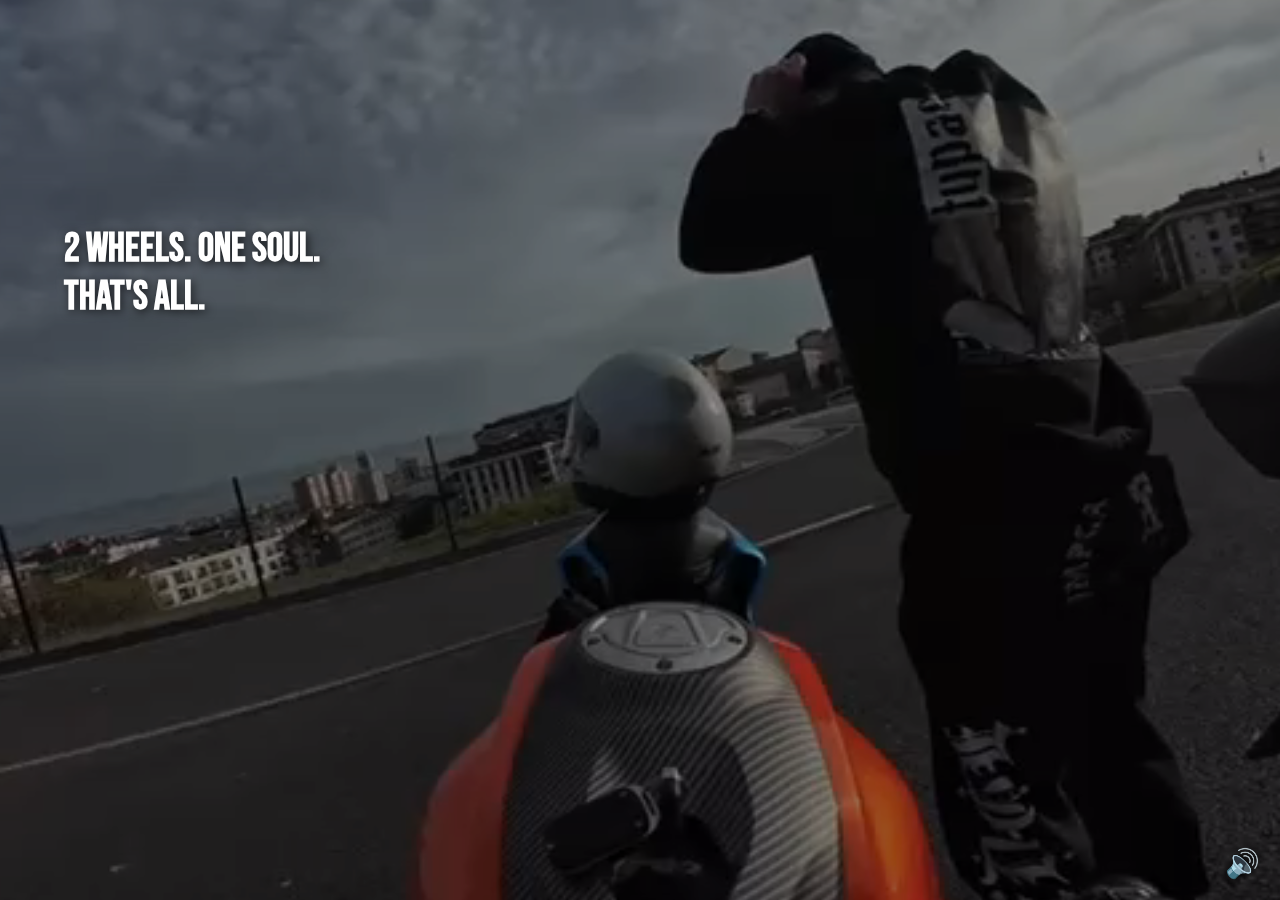
<file: aboutME.html>
<!DOCTYPE html>
<html lang="tr">
<head>
    <meta charset="UTF-8">
    <meta name="viewport" content="width=device-width, initial-scale=1.0">
    <title>𝖇𝖊𝖗𝖆𝖙 𝖔𝖓𝖊𝖗</title>
    <link rel="icon" href="berat.jpeg" type="image/jpeg">
    <link href="https://fonts.googleapis.com/css2?family=Bebas+Neue&display=swap" rel="stylesheet">
    <link rel="stylesheet" href="aboutME.css">
</head>
<body>
    <!-- Video (muted olmadan, direkt sesli) -->
    <video autoplay loop id="bgVideo">
        <source src="bike_edit.mp4" type="video/mp4">
    </video>

    <!-- Karanlık overlay -->
    <div class="overlay"></div>

    <!-- Ses Butonu -->
    <button id="volumeToggle">🔊</button>

    <!-- Ana Metin -->
    <div class="video-text">
        2 wheels. One soul.<br>
        That's all.
    </div>

    <script>
        document.addEventListener('DOMContentLoaded', function() {
            const video = document.getElementById('bgVideo');
            const volumeToggle = document.getElementById('volumeToggle');
            
            // 1. VİDEOYU AYARLA VE SESLİ BAŞLAT
            function setupVideo() {
                // Video boyutlarını ayarla
                resizeVideo();
                
                // Sesli başlat (tüm cihazlar için)
                video.muted = false;
                video.play().catch(e => {
                    console.log("Otomatik oynatma engellendi:", e);
                    // Kullanıcı etkileşimi bekleyin
                    volumeToggle.style.display = 'block';
                });
            }
            
            // 2. EKRAN BOYUTU DEĞİŞTİĞİNDE VİDEOYU YENİDEN AYARLA
            function resizeVideo() {
                const windowWidth = window.innerWidth;
                const windowHeight = window.innerHeight;
                const windowRatio = windowWidth / windowHeight;
                const videoRatio = video.videoWidth / video.videoHeight;
                
                if (windowRatio > 1) {
                    // Yatay mod
                    video.style.width = '100%';
                    video.style.height = 'auto';
                } else {
                    // Dikey mod
                    video.style.width = 'auto';
                    video.style.height = '100%';
                }
            }
            
            // 3. SES KONTROLÜ
            volumeToggle.addEventListener('click', function() {
                video.muted = !video.muted;
                volumeToggle.textContent = video.muted ? '🔇' : '🔊';
                if(!video.muted && video.paused) video.play();
            });
            
            // OLAYLARI TETİKLE
            window.addEventListener('resize', resizeVideo);
            video.addEventListener('loadedmetadata', resizeVideo);
            setupVideo();
        });
    </script>
</body>
</html>
</file>
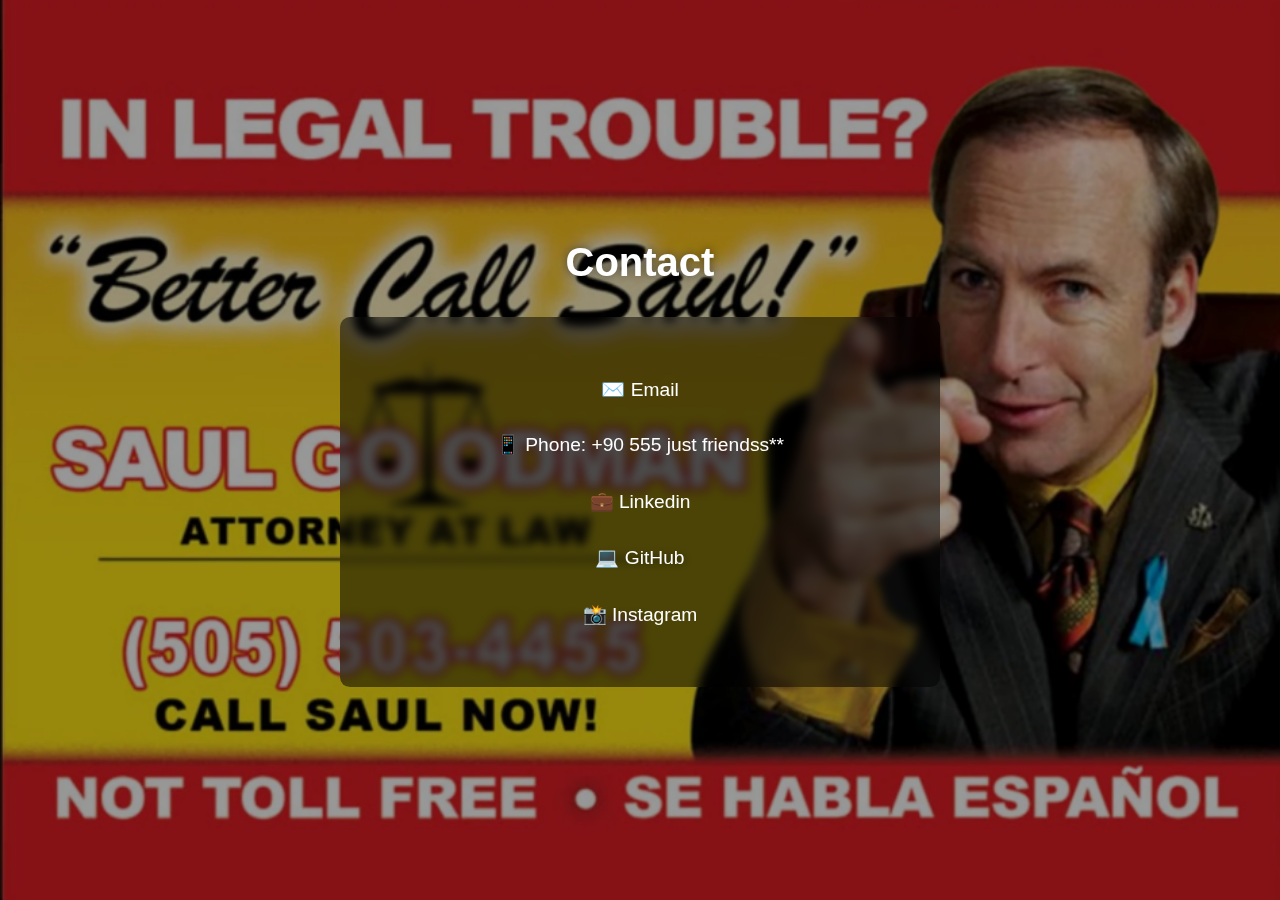
<file: contact.html>
<!DOCTYPE html>
<html lang="en">
<head>
  <meta charset="UTF-8">
  <meta name="viewport" content="width=device-width, initial-scale=1.0">
  <title>𝖇𝖊𝖗𝖆𝖙 𝖔𝖓𝖊𝖗</title>
  <link rel="icon" href="berat.jpeg" type="image/jpeg">
  <link rel="stylesheet" href="contac.css">
</head>
<body>
  <!-- Background Photo -->
  <img id="bgPhoto" src="bettercallsoul.png" alt="Background Photo">

  <!-- Dark overlay for readability -->
  <div class="overlay"></div>

  <!-- Contact Content -->
  <div class="contact-container">
    <h1 class="contact-title">Contact</h1>
    <div class="contact-info">
      <div class="contact-item">
         <a href="mailto:beratoneer@hotmail.com">✉️ Email</a>
      </div>
      <div class="contact-item">
        📱 Phone: <a href="">+90 555 just friendss**</a>
      </div>
      <div class="contact-item">
         <a href="https://www.linkedin.com/in/berat-%C3%B6ner-924524229?utm_source=share&utm_campaign=share_via&utm_content=profile&utm_medium=ios_app" target="_blank">💼 Linkedin</a>
      </div>
      <div class="contact-item">
         <a href="https://github.com/beratoneer" target="_blank">💻 GitHub </a>
      </div>
      <div class="contact-item">
         <a href="https://instagram.com/beraatoneer" target="_blank">📸 Instagram</a>
      </div>
    </div>
  </div>

  <!-- Volume Toggle -->
  <!-- <div id="volumeToggle" onclick="toggleMute()">🔇</div> -->

  <!-- JavaScript -->
  <!-- <script>
    // Fotoğrafı rastgele hareket ettirme
    document.addEventListener('mousemove', (e) => {
      const bg = document.getElementById('bgPhoto');
      const x = e.clientX / window.innerWidth;
      const y = e.clientY / window.innerHeight;
      bg.style.transform = `scale(1.05) translate(${-x * 5}%, ${-y * 3}%)`;
    });

    // function toggleMute() {
    //   console.log("Ses kontrolü burada çalışmıyor (sadece fotoğraf var)");
    // }
  </script> -->
</body>
</html>
</file>
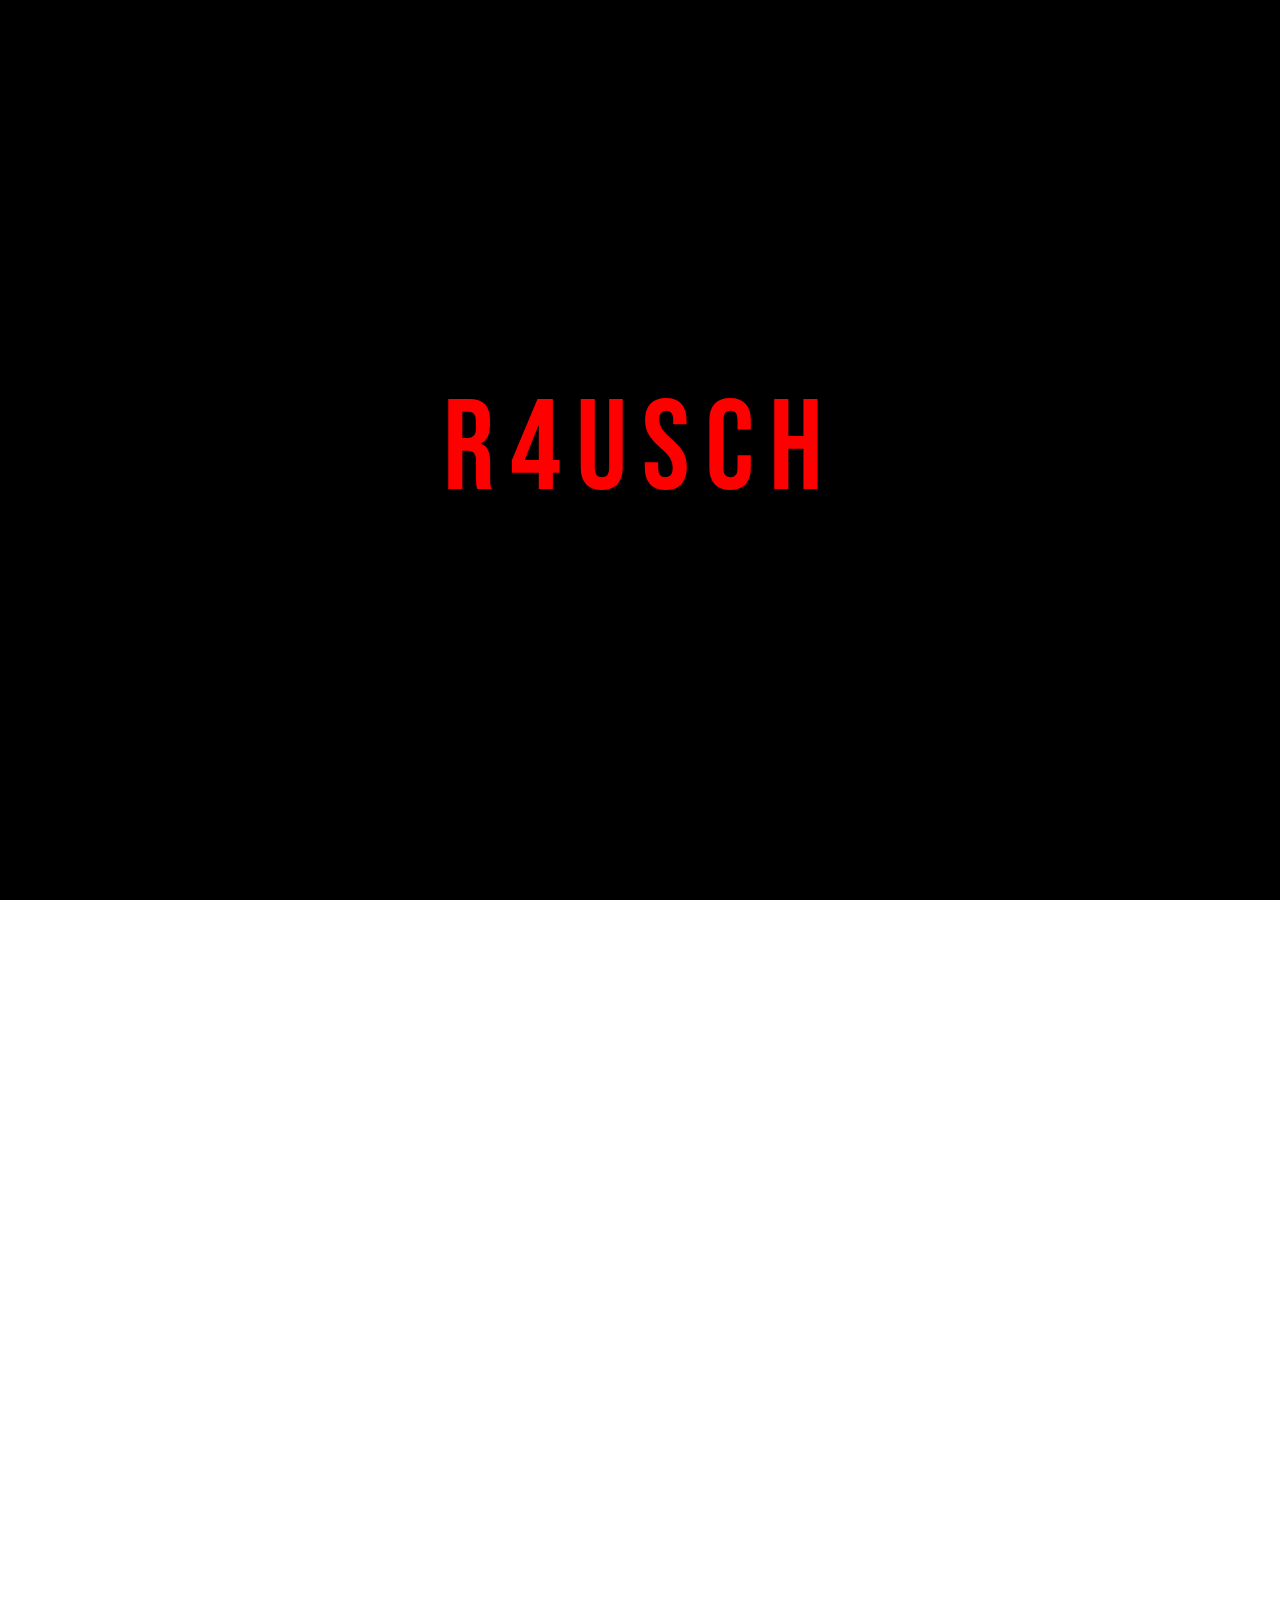
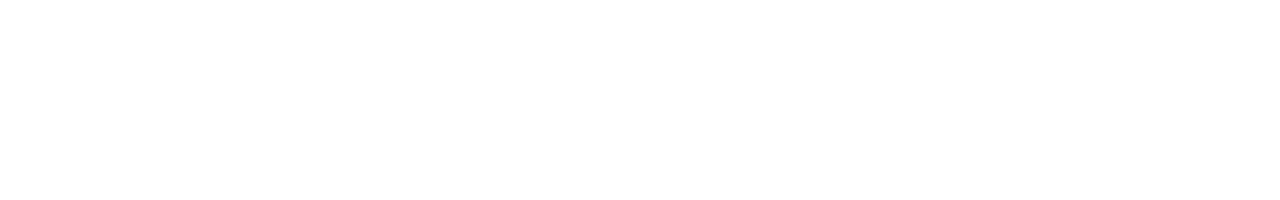
<file: funn.html>
<!DOCTYPE html>
<html lang="tr">
<head>
    <meta charset="UTF-8">
    <meta name="viewport" content="width=device-width, initial-scale=1.0">
    <title>𝖇𝖊𝖗𝖆𝖙 𝖔𝖓𝖊𝖗</title>
    <link rel="icon" href="berat.jpeg" type="image/jpeg">
    <link rel="stylesheet" href="funn.css">
    <link href="https://fonts.googleapis.com/css2?family=Bebas+Neue&family=Montserrat:wght@400;700&family=Pacifico&family=Roboto+Condensed:wght@700&display=swap" rel="stylesheet">
    
</head>
<body>
    <!-- ANA SAYFA (R4USCH YAZISI) -->
    <section class="main-title" onclick="window.location.href='#social'">
        R4USCH
    </section>
    
    <!-- SOSYAL MEDYA BÖLÜMÜ -->
    <section class="social-section" id="social">
        <img src="motovlog-bg.jpg" alt="Profile" class="profile-image">
        <div class="social-links">
            <a href="https://youtube.com/@r4usch" class="social-link youtube" target="_blank">
               𝚢𝚝//@𝚛𝟺𝚞𝚜𝚌𝚑
            </a>
            
            <a href="https://tiktok.com/@r4usch" class="social-link tiktok" target="_blank">
               𝔱𝔱//@𝔯4𝔲𝔰𝔠𝔥
            </a>
            
            <a href="https://instagram.com/r4usch" class="social-link instagram" target="_blank">
                ｉｇ／／＠ｒ４ｕｓｃｈ
            </a>
            
            <a href="https://twitter.com/r4usch" class="social-link twitter" target="_blank">
                x//@r4usch
            </a>
        </div>
    </section>
</body>
</html>
</file>
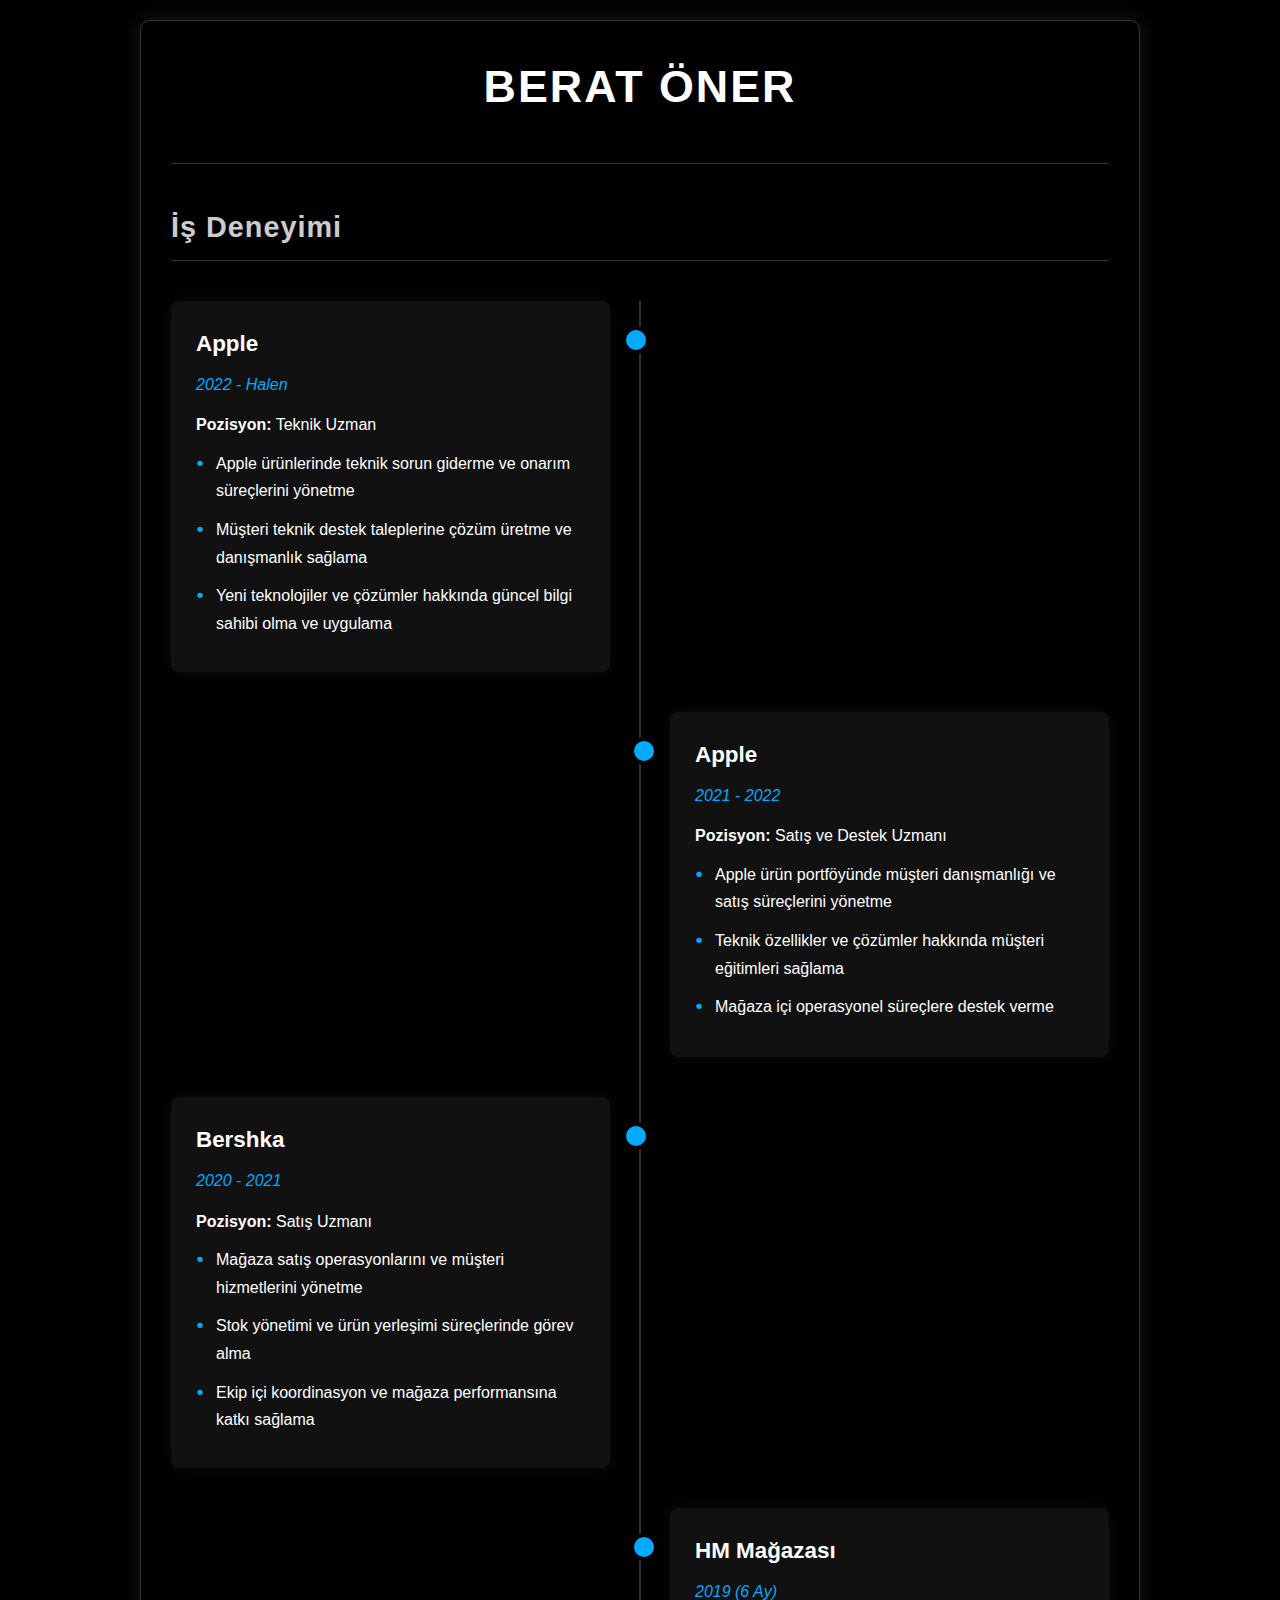
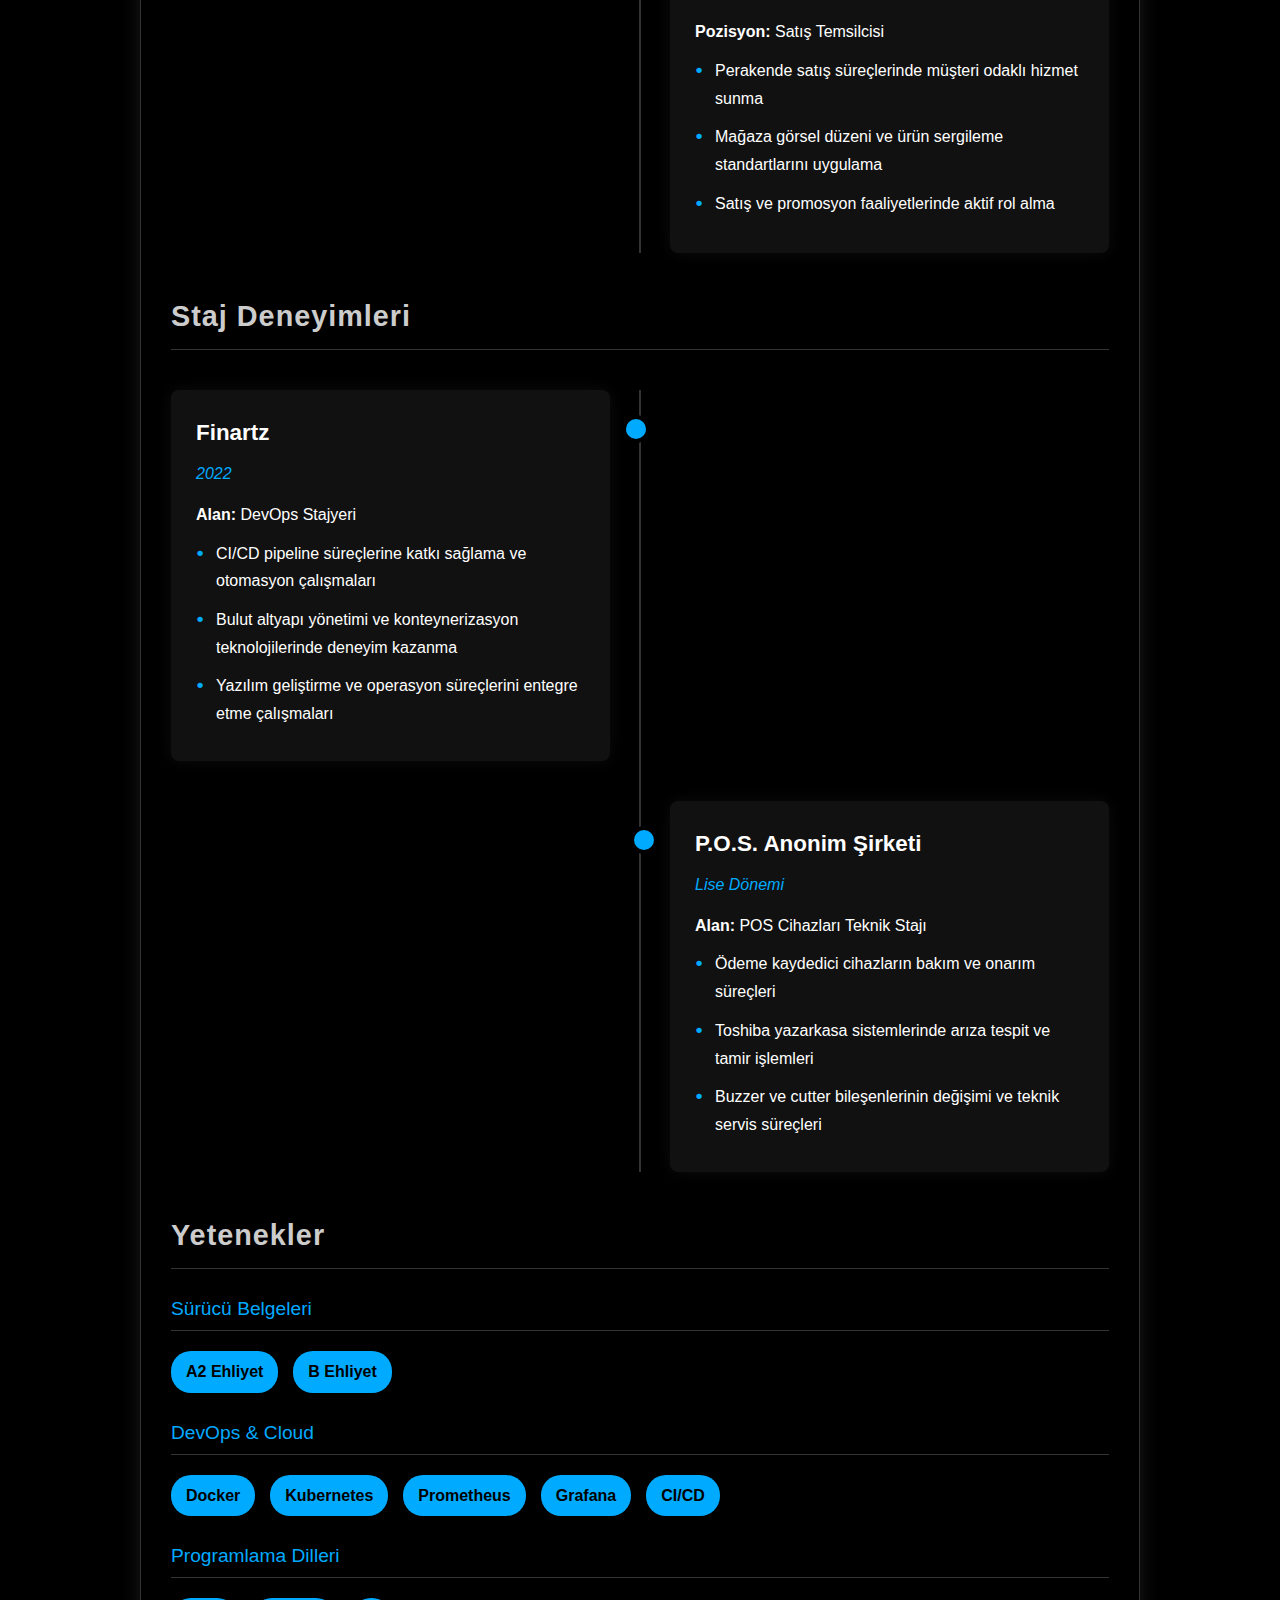
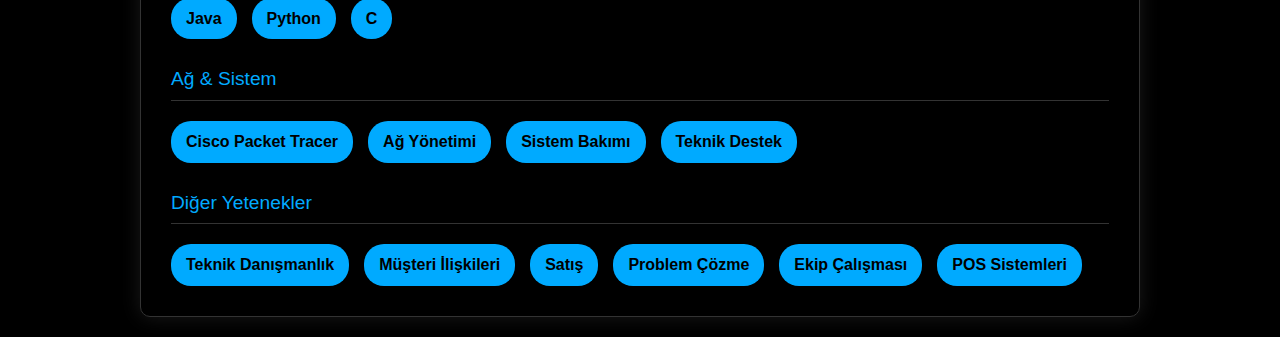
<file: XP.html>
<!DOCTYPE html>
<html lang="tr">
<head>
    <meta charset="UTF-8">
    <meta name="viewport" content="width=device-width, initial-scale=1.0">
    <title>𝖇𝖊𝖗𝖆𝖙 𝖔𝖓𝖊𝖗</title>
    <link rel="icon" href="berat.jpeg" type="image/jpeg">
    <link rel="stylesheet" href="https://cdnjs.cloudflare.com/ajax/libs/font-awesome/6.4.0/css/all.min.css">
    <link rel="stylesheet" href="XP.css">

    <style>
       
    </style>
</head>
<body>
    <div class="container">
        <header>
            <h1>Berat Öner</h1>
            <p class="title"></p>
        </header>
        
        <section>
            <h2>İş Deneyimi</h2>
            <div class="timeline">
                <div class="timeline-item">
                    <div class="timeline-content">
                        <h3>Apple</h3>
                        <span class="date">2022 - Halen</span>
                        <p><strong>Pozisyon:</strong> Teknik Uzman</p>
                        <ul>
                            <li>Apple ürünlerinde teknik sorun giderme ve onarım süreçlerini yönetme</li>
                            <li>Müşteri teknik destek taleplerine çözüm üretme ve danışmanlık sağlama</li>
                            <li>Yeni teknolojiler ve çözümler hakkında güncel bilgi sahibi olma ve uygulama</li>
                        </ul>
                    </div>
                </div>
                
                <div class="timeline-item">
                    <div class="timeline-content">
                        <h3>Apple</h3>
                        <span class="date">2021 - 2022</span>
                        <p><strong>Pozisyon:</strong> Satış ve Destek Uzmanı</p>
                        <ul>
                            <li>Apple ürün portföyünde müşteri danışmanlığı ve satış süreçlerini yönetme</li>
                            <li>Teknik özellikler ve çözümler hakkında müşteri eğitimleri sağlama</li>
                            <li>Mağaza içi operasyonel süreçlere destek verme</li>
                        </ul>
                    </div>
                </div>
                
                <div class="timeline-item">
                    <div class="timeline-content">
                        <h3>Bershka</h3>
                        <span class="date">2020 - 2021</span>
                        <p><strong>Pozisyon:</strong> Satış Uzmanı</p>
                        <ul>
                            <li>Mağaza satış operasyonlarını ve müşteri hizmetlerini yönetme</li>
                            <li>Stok yönetimi ve ürün yerleşimi süreçlerinde görev alma</li>
                            <li>Ekip içi koordinasyon ve mağaza performansına katkı sağlama</li>
                        </ul>
                    </div>
                </div>
                
                <div class="timeline-item">
                    <div class="timeline-content">
                        <h3>HM Mağazası</h3>
                        <span class="date">2019 (6 Ay)</span>
                        <p><strong>Pozisyon:</strong> Satış Temsilcisi</p>
                        <ul>
                            <li>Perakende satış süreçlerinde müşteri odaklı hizmet sunma</li>
                            <li>Mağaza görsel düzeni ve ürün sergileme standartlarını uygulama</li>
                            <li>Satış ve promosyon faaliyetlerinde aktif rol alma</li>
                        </ul>
                    </div>
                </div>
            </div>
        </section>
        
        <section>
            <h2>Staj Deneyimleri</h2>
            <div class="timeline">
                <div class="timeline-item">
                    <div class="timeline-content">
                        <h3>Finartz</h3>
                        <span class="date">2022</span>
                        <p><strong>Alan:</strong> DevOps Stajyeri</p>
                        <ul>
                            <li>CI/CD pipeline süreçlerine katkı sağlama ve otomasyon çalışmaları</li>
                            <li>Bulut altyapı yönetimi ve konteynerizasyon teknolojilerinde deneyim kazanma</li>
                            <li>Yazılım geliştirme ve operasyon süreçlerini entegre etme çalışmaları</li>
                        </ul>
                    </div>
                </div>
                
                <div class="timeline-item">
                    <div class="timeline-content">
                        <h3>P.O.S. Anonim Şirketi</h3>
                        <span class="date">Lise Dönemi</span>
                        <p><strong>Alan:</strong> POS Cihazları Teknik Stajı</p>
                        <ul>
                            <li>Ödeme kaydedici cihazların bakım ve onarım süreçleri</li>
                            <li>Toshiba yazarkasa sistemlerinde arıza tespit ve tamir işlemleri</li>
                            <li>Buzzer ve cutter bileşenlerinin değişimi ve teknik servis süreçleri</li>
                        </ul>
                    </div>
                </div>
            </div>
        </section>
        
        <section>
            <h2>Yetenekler</h2>
            
            <div class="skill-category">Sürücü Belgeleri</div>
            <div class="skills">
                <span class="skill">A2 Ehliyet</span>
                <span class="skill">B Ehliyet</span>
            </div>
            
            <div class="skill-category">DevOps & Cloud</div>
            <div class="skills">
                <span class="skill">Docker</span>
                <span class="skill">Kubernetes</span>
                <span class="skill">Prometheus</span>
                <span class="skill">Grafana</span>
                <span class="skill">CI/CD</span>
            </div>
            
            <div class="skill-category">Programlama Dilleri</div>
            <div class="skills">
                <span class="skill">Java</span>
                <span class="skill">Python</span>
                <span class="skill">C</span>
                
            </div>
            
            <div class="skill-category">Ağ & Sistem</div>
            <div class="skills">
                <span class="skill">Cisco Packet Tracer</span>
                <span class="skill">Ağ Yönetimi</span>
                <span class="skill">Sistem Bakımı</span>
                <span class="skill">Teknik Destek</span>
            </div>
            
            <div class="skill-category">Diğer Yetenekler</div>
            <div class="skills">
                <span class="skill">Teknik Danışmanlık</span>
                <span class="skill">Müşteri İlişkileri</span>
                <span class="skill">Satış</span>
                <span class="skill">Problem Çözme</span>
                <span class="skill">Ekip Çalışması</span>
                <span class="skill">POS Sistemleri</span>
            </div>
        </section>
    </div>
</body>
</html>
</file>
<file: aboutME.css>
/* GENEL SIFIRLAMA */
* {
    margin: 0;
    padding: 0;
    box-sizing: border-box;
}

body, html {
    height: 100%;
    width: 100%;
    overflow: hidden;
}

/* VİDEO STİLİ - TAM EKRAN VE DÖNÜŞ */
#bgVideo {
    position: fixed;
    top: 50%;
    left: 50%;
    min-width: 100%;
    min-height: 100%;
    width: auto;
    height: auto;
    transform: translate(-50%, -50%) rotate(90deg);
    object-fit: cover;
    z-index: -2;
}

/* KARANLIK OVERLAY */
.overlay {
    position: fixed;
    top: 0;
    left: 0;
    width: 100%;
    height: 100%;
    background: rgba(0, 0, 0, 0.4);
    z-index: -1;
}

/* YAZI STİLİ (ÖRNEKTEKİ GİBİ) */
.video-text {
    position: absolute;
    top: 25%;
    left: 5%;
    color: #fff;
    font-family: 'Bebas Neue', sans-serif;
    font-size: 2.5rem;
    font-weight: bold;
    text-shadow: 2px 2px 10px rgba(0, 0, 0, 0.7);
    z-index: 10;
}

/* SES BUTONU (ÖRNEKTEKİ GİBİ) */
#volumeToggle {
    position: fixed;
    bottom: 20px;
    right: 20px;
    font-size: 28px;
    color: white;
    cursor: pointer;
    z-index: 10;
    text-shadow: 0 0 10px black;
    background: none;
    border: none;
    outline: none;
}
</file>
<file: contac.css>
body, html {
  height: 100%;
  width: 100%;
  margin: 0;
  overflow: hidden;
  font-family: 'Arial', sans-serif;
  color: white;
}

/* Fotoğraf arkaplan */
#bgPhoto {
  position: fixed;
  top: 0;
  left: 0;
  width: 100vw;
  height: 100vh;
  object-fit: cover;
  z-index: -2;
  animation: slowPan 30s infinite alternate;
}




.overlay {
  position: fixed;
  top: 0;
  left: 0;
  width: 100%;
  height: 100%;
  background: rgba(0, 0, 0, 0.4);
  z-index: -1;
}

/* Contact container */
.contact-container {
  position: absolute;
  top: 50%;
  left: 50%;
  transform: translate(-50%, -50%);
  width: 80%;
  max-width: 600px;
  text-align: center;
}

.contact-title {
  font-size: 2.5rem;
  margin-bottom: 2rem;
  text-shadow: 0 0 10px rgba(0,0,0,0.5);
}

.contact-info {
  background: rgba(0, 0, 0, 0.5);
  padding: 2rem;
  border-radius: 10px;
  backdrop-filter: blur(5px);
}

.contact-item {
  margin: 1.5rem 0;
  font-size: 1.2rem;
}

.contact-item a {
  color: white;
  text-decoration: none;
  transition: all 0.3s ease;
  display: inline-block;
  padding: 0.3rem 0;
}

.contact-item a:hover {
  transform: translateX(5px);
  text-shadow: 0 0 5px white;
}
</file>
<file: funn.css>
/* GENEL STİLLER */
        * {
            margin: 0;
            padding: 0;
            box-sizing: border-box;
        }
        
        body, html {
            height: 100%;
            width: 100%;
            scroll-behavior: smooth;
            overflow-x: hidden;
        }
        
        /* ANA SAYFA (R4USCH YAZISI) */
        .main-title {
            height: 100vh;
            display: flex;
            justify-content: center;
            align-items: center;
            background-color: #000;
            color: #ff0000;
            font-family: 'Bebas Neue', sans-serif;
            font-size: 8rem;
            letter-spacing: 10px;
            text-align: center;
            cursor: pointer;
            transition: all 0.3s;
        }
        
        .main-title:hover {
            letter-spacing: 15px;
        }
        
        /* SOSYAL MEDYA BÖLÜMÜ - YUVARLAK RESİM */
        .social-section {
            min-height: 100vh;
            background: #000;
            display: flex;
            flex-direction: column;
            justify-content: flex-start;
            align-items: center;
            padding-top: 50px;
            position: relative;
        }
        
        .profile-image {
            width: 250px;
            height: 250px;
            border-radius: 50%;
            object-fit: cover;
            border: 5px solid #ff0000;
            margin-bottom: 40px;
        }
        
        .social-links {
            display: flex;
            flex-direction: column;
            gap: 25px;
            padding: 30px;
        }
        
        .social-link {
            text-decoration: none;
            transition: all 0.3s;
            display: block;
            text-shadow: 1px 1px 3px rgba(0, 0, 0, 0.8);
            text-align: center;
        }
        
        .social-link:hover {
            transform: translateX(-10px);
        }
        
        .youtube { color: #FF0000; font-family: 'Roboto Condensed', sans-serif; font-size: 1.8rem; }
        .tiktok { color: #f6ff00; font-family: 'Montserrat', sans-serif; font-size: 1.7rem; }
        .instagram { color: #09f945; font-family: 'Pacifico', cursive; font-size: 1.9rem; }
        .twitter { color: #1DA1F2; font-family: 'Bebas Neue', sans-serif; font-size: 2rem; letter-spacing: 1px; }
        
        /* RESPONSIVE DÜZENLEMELER */
        @media (max-width: 768px) {
            .main-title {
                font-size: 4rem;
                letter-spacing: 5px;
            }
            
            .social-section {
                padding-top: 30px;
            }
            
            .profile-image {
                width: 200px;
                height: 200px;
                margin-bottom: 30px;
            }
            
            .social-links {
                width: 90%;
                padding: 20px;
            }
            
            .youtube, .tiktok, .instagram, .twitter {
                font-size: 1.4rem;
            }
        }
</file>
<file: XP.css>
* {
            margin: 0;
            padding: 0;
            box-sizing: border-box;
        }
        
        body {
            background-color: #000;
            color: #fff;
            font-family: 'Segoe UI', Tahoma, Geneva, Verdana, sans-serif;
            line-height: 1.6;
            padding: 20px;
        }
        
        .container {
            max-width: 1000px;
            margin: 0 auto;
            padding: 30px;
            border: 1px solid #333;
            border-radius: 10px;
            box-shadow: 0 0 20px rgba(255, 255, 255, 0.1);
        }
        
        header {
            text-align: center;
            margin-bottom: 40px;
            padding-bottom: 20px;
            border-bottom: 1px solid #333;
        }
        
        h1 {
            font-size: 2.8em;
            margin-bottom: 10px;
            color: #fff;
            text-transform: uppercase;
            letter-spacing: 2px;
        }
        
        h2 {
            color: #ccc;
            border-bottom: 1px solid #333;
            padding-bottom: 10px;
            margin-top: 40px;
            font-size: 1.8em;
            letter-spacing: 1px;
        }
        
        .title {
            color: #aaa;
            font-size: 1.2em;
            margin-bottom: 20px;
        }
        
        .timeline {
            position: relative;
            margin: 40px 0;
        }
        
        .timeline::before {
            content: '';
            position: absolute;
            left: 50%;
            width: 2px;
            height: 100%;
            background: #333;
            transform: translateX(-50%);
        }
        
        .timeline-item {
            display: flex;
            justify-content: flex-end;
            padding-right: 30px;
            position: relative;
            margin-bottom: 40px;
            width: 50%;
        }
        
        .timeline-item:nth-child(even) {
            align-self: flex-end;
            justify-content: flex-start;
            padding-left: 30px;
            padding-right: 0;
            margin-left: 50%;
        }
        
        .timeline-content {
            background-color: #111;
            padding: 25px;
            border-radius: 8px;
            box-shadow: 0 0 15px rgba(255, 255, 255, 0.05);
            width: 100%;
            transition: transform 0.3s ease;
        }
        
        .timeline-content:hover {
            transform: translateY(-5px);
            box-shadow: 0 5px 15px rgba(255, 255, 255, 0.1);
        }
        
        .timeline-content h3 {
            margin-top: 0;
            color: #fff;
            font-size: 1.4em;
            margin-bottom: 10px;
        }
        
        .timeline-content .date {
            color: #0af;
            font-style: italic;
            margin-bottom: 15px;
            display: block;
            font-weight: 500;
        }
        
        .timeline-content p {
            margin-bottom: 10px;
        }
        
        .timeline-item::after {
            content: '';
            position: absolute;
            width: 20px;
            height: 20px;
            background: #0af;
            border-radius: 50%;
            top: 25px;
            right: -10px;
            border: 4px solid #000;
        }
        
        .timeline-item:nth-child(even)::after {
            left: -10px;
            right: auto;
        }
        
        .skills {
            display: flex;
            flex-wrap: wrap;
            gap: 15px;
            margin-top: 20px;
        }
        
        .skill {
            background: #0af;
            color: #000;
            padding: 8px 15px;
            border-radius: 20px;
            font-weight: 600;
        }
        
        .skill-category {
            width: 100%;
            margin-top: 25px;
            margin-bottom: 10px;
            color: #0af;
            font-size: 1.2em;
            border-bottom: 1px solid #333;
            padding-bottom: 5px;
        }
        
        ul {
            list-style-type: none;
            padding-left: 20px;
        }
        
        ul li {
            margin-bottom: 10px;
            position: relative;
        }
        
        ul li::before {
            content: '•';
            color: #0af;
            font-weight: bold;
            display: inline-block;
            width: 1em;
            margin-left: -1em;
            font-size: 1.2em;
        }
        
        @media (max-width: 768px) {
            .timeline::before {
                left: 30px;
            }
            
            .timeline-item {
                width: 100%;
                padding-right: 0;
                padding-left: 70px;
            }
            
            .timeline-item:nth-child(even) {
                margin-left: 0;
                padding-left: 70px;
            }
            
            .timeline-item::after {
                left: 20px;
                right: auto;
            }
            
            .timeline-item:nth-child(even)::after {
                left: 20px;
            }
        }
</file>
